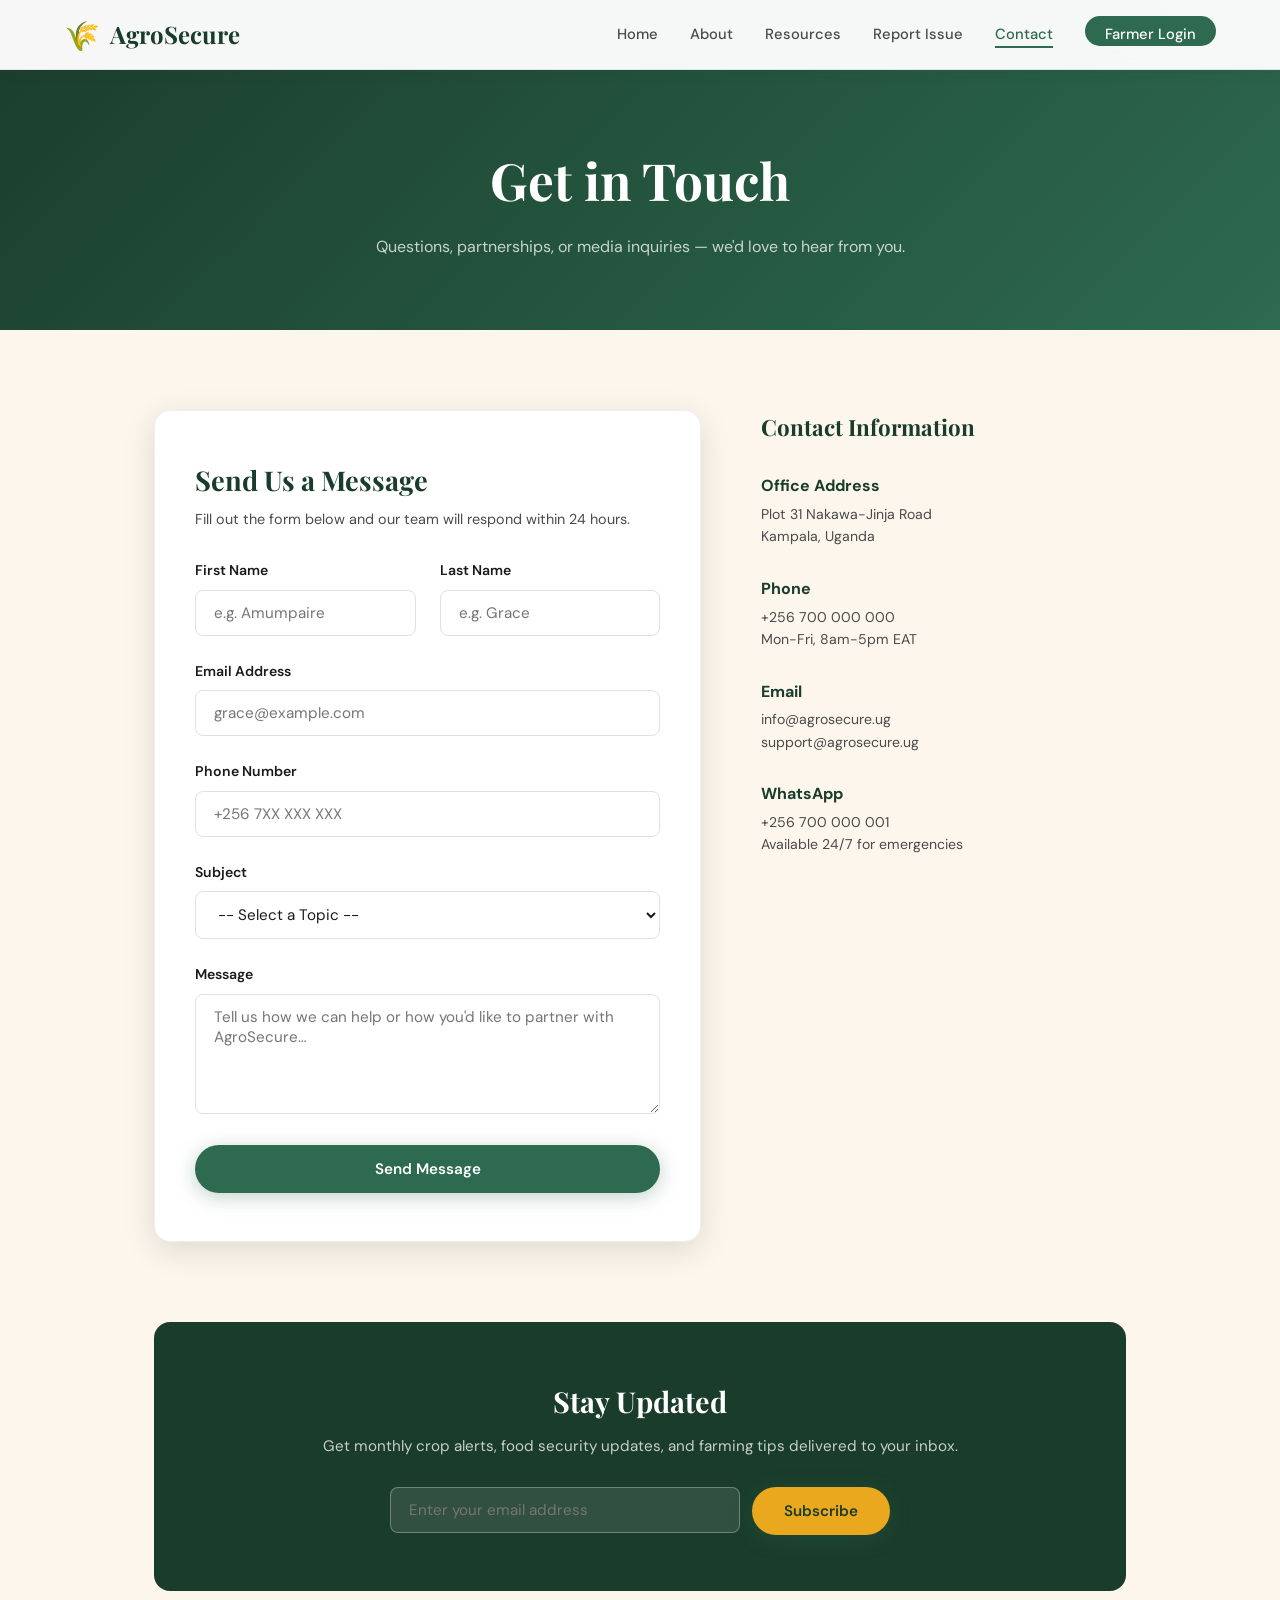
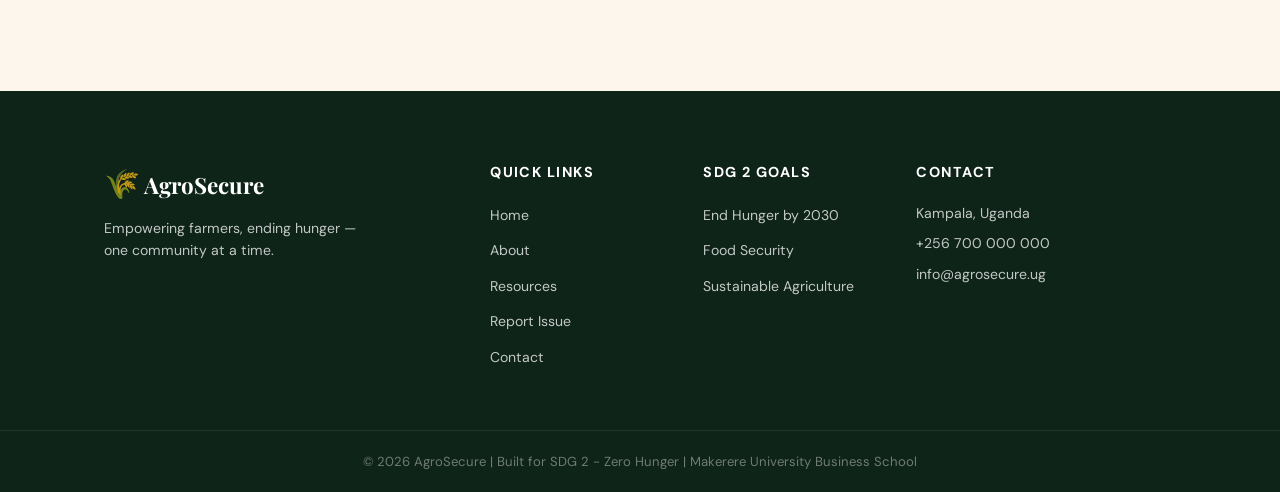
<file: WAP_GROUP/pages/contact.html>
<!DOCTYPE html>
<html lang="en">
<head>
  <meta charset="UTF-8" />
  <meta name="viewport" content="width=device-width, initial-scale=1.0" />
  <title>Contact - AgroSecure | SDG 2 Zero Hunger</title>
  <link rel="stylesheet" href="../css/style.css" />
  <link rel="preconnect" href="https://fonts.googleapis.com">
  <link href="https://fonts.googleapis.com/css2?family=Playfair+Display:wght@700;900&family=DM+Sans:wght@300;400;500&display=swap" rel="stylesheet">
  <style>
    .contact-form-card {
      background:var(--white); border-radius:var(--radius);
      padding:48px 40px; box-shadow:var(--shadow-md);
      border:1px solid rgba(45,106,79,0.1);
    }
    .contact-form-card h2 { font-family:var(--font-display); font-size:1.7rem; color:var(--green-dark); margin-bottom:6px; }
    .contact-form-card > p { color:var(--text-mid); font-size:0.9rem; margin-bottom:28px; }
    .map-embed {
      margin-top:28px; border-radius:var(--radius); overflow:hidden;
      box-shadow:var(--shadow-sm);
    }


    @media(max-width:768px) {
      .contact-form-card { padding:28px 20px; }
    }
  </style>
</head>
<body>

  <nav class="navbar" id="navbar">
    <div class="nav-logo">
      <span class="logo-icon">🌾</span>
      <span class="logo-text">AgroSecure</span>
    </div>
    <ul class="nav-links" id="navLinks">
      <li><a href="../index.html">Home</a></li>
      <li><a href="about.html">About</a></li>
      <li><a href="resources.html">Resources</a></li>
      <li><a href="report.html">Report Issue</a></li>
      <li><a href="contact.html" class="active">Contact</a></li>
      <li><a href="login.html" class="btn-nav">Farmer Login</a></li>
    </ul>
    <button class="hamburger" id="hamburger" aria-label="Toggle menu">
      <span></span><span></span><span></span>
    </button>
  </nav>

  <section class="page-hero">
    <h1>Get in Touch</h1>
    <p>Questions, partnerships, or media inquiries — we'd love to hear from you.</p>
  </section>

  <div class="page-content">
    <div class="contact-grid">

      <!-- FORM -->
      <div class="contact-form-card animate-fadeup">
        <h2>Send Us a Message</h2>
        <p>Fill out the form below and our team will respond within 24 hours.</p>

        <form id="contactForm" action="../php/contact_handler.php" method="POST">
          <div class="form-grid">
            <div class="form-group">
              <label for="c_first">First Name </label>
              <input type="text" id="c_first" name="first_name" required placeholder="e.g. Amumpaire" />
              <span class="form-error"></span>
            </div>
            <div class="form-group">
              <label for="c_last">Last Name </label>
              <input type="text" id="c_last" name="last_name" required placeholder="e.g. Grace" />
              <span class="form-error"></span>
            </div>
          </div>
          <div class="form-group">
            <label for="c_email">Email Address </label>
            <input type="email" id="c_email" name="email" required placeholder="grace@example.com" />
            <span class="form-error"></span>
          </div>
          <div class="form-group">
            <label for="c_phone">Phone Number</label>
            <input type="tel" id="c_phone" name="phone" placeholder="+256 7XX XXX XXX" />
            <span class="form-error"></span>
          </div>
          <div class="form-group">
            <label for="c_subject">Subject </label>
            <select id="c_subject" name="subject" required>
              <option value="">-- Select a Topic --</option>
              <option>General Inquiry</option>
              <option>Partnership Opportunity</option>
              <option>Farmer Registration Help</option>
              <option>Technical Support</option>
              <option>Donate / Sponsor</option>
              <option>Media / Press</option>
              <option>Other</option>
            </select>
            <span class="form-error"></span>
          </div>
          <div class="form-group">
            <label for="c_message">Message </label>
            <textarea id="c_message" name="message" required placeholder="Tell us how we can help or how you'd like to partner with AgroSecure…"></textarea>
            <span class="form-error"></span>
          </div>
          <button type="submit" class="btn-primary" style="width:100%;justify-content:center;">
             Send Message
          </button>
          <div class="form-success"></div>
        </form>
      </div>

      <!-- CONTACT INFO -->
      <div>
        <h3 style="font-family:var(--font-display);color:var(--green-dark);font-size:1.4rem;margin-bottom:28px;">Contact Information</h3>

        <div class="contact-info-item">
         
          <div>
            <h4>Office Address</h4>
            <p>Plot 31 Nakawa-Jinja Road<br>Kampala, Uganda</p>
          </div>
        </div>
        <div class="contact-info-item">
         
          <div>
            <h4>Phone</h4>
            <p>+256 700 000 000<br>Mon-Fri, 8am-5pm EAT</p>
          </div>
        </div>
        <div class="contact-info-item">
         
          <div>
            <h4>Email</h4>
            <p>info@agrosecure.ug<br>support@agrosecure.ug</p>
          </div>
        </div>
        <div class="contact-info-item">
         
          <div>
            <h4>WhatsApp</h4>
            <p>+256 700 000 001<br>Available 24/7 for emergencies</p>
          </div>
        </div>

      </div>

    </div>

    <!-- NEWSLETTER -->
    <section style="background:var(--green-dark);border-radius:var(--radius);padding:56px 48px;text-align:center;margin-top:80px;margin-bottom:20px;">
      <h2 style="font-family:var(--font-display);color:var(--white);font-size:1.8rem;margin-bottom:10px;">Stay Updated</h2>
      <p style="color:rgba(255,255,255,0.75);margin-bottom:28px;font-size:0.95rem;">Get monthly crop alerts, food security updates, and farming tips delivered to your inbox.</p>
      <form id="newsletterForm" novalidate style="display:flex;gap:12px;justify-content:center;flex-wrap:wrap;max-width:500px;margin:0 auto;">
        <div class="form-group" style="flex:1;min-width:220px;margin-bottom:0;">
          <input type="email" name="email" required placeholder="Enter your email address"
                 style="background:rgba(255,255,255,0.1);border-color:rgba(255,255,255,0.3);color:var(--white);" />
          <span class="form-error"></span>
        </div>
        <button type="submit" class="btn-primary" style="background:var(--gold);color:var(--green-dark);flex-shrink:0;">
          Subscribe
        </button>
        <div class="form-success" style="width:100%;"></div>
      </form>
    </section>

  </div><!-- /page-content -->

  <footer class="footer">
    <div class="footer-top">
      <div class="footer-brand">
        <span class="logo-icon">🌾</span>
        <span class="logo-text">AgroSecure</span>
        <p>Empowering farmers, ending hunger — one community at a time.</p>
      </div>
      <div class="footer-links"><h4>Quick Links</h4><ul>
        <li><a href="../index.html">Home</a></li>
        <li><a href="about.html">About</a></li>
        <li><a href="resources.html">Resources</a></li>
        <li><a href="report.html">Report Issue</a></li>
        <li><a href="contact.html">Contact</a></li>
      </ul></div>
      <div class="footer-links"><h4>SDG 2 Goals</h4><ul>
        <li><a href="#">End Hunger by 2030</a></li>
        <li><a href="#">Food Security</a></li>
        <li><a href="#">Sustainable Agriculture</a></li>
      </ul></div>
      <div class="footer-contact"><h4>Contact</h4>
        <p> Kampala, Uganda</p>
        <p>+256 700 000 000</p>
        <p>info@agrosecure.ug</p>
      </div>
    </div>
    <div class="footer-bottom">
      <p>© 2026 AgroSecure | Built for SDG 2 - Zero Hunger | Makerere University Business School</p>
    </div>
  </footer>

 
  <script src="../js/main.js"></script>
  <script src="../js/forms.js"></script>

  <script>
      /*The JavaScript snippet is a "reader". Its only job is to look at the browser's address bar when the page loads, extract the message from the URL, and display it as a neat notification on the screen.Without this script, the user will still be redirected successfully, but they won't see a confirmation message on the screen!*/
  const urlParams = new URLSearchParams(window.location.search);
  const status = urlParams.get('status');
  const message = urlParams.get('message');

  if (status && message) {
    const msgDiv = document.createElement('div');
    msgDiv.style.padding = "12px";
    msgDiv.style.marginBottom = "20px";
    msgDiv.style.borderRadius = "4px";
    msgDiv.style.textAlign = "center";
    msgDiv.style.fontSize = "0.95rem";
    msgDiv.style.fontWeight = "bold";

    if (status === 'success') {
      msgDiv.style.backgroundColor = "#e6f4ea";
      msgDiv.style.color = "#137333";
    } else {
      msgDiv.style.backgroundColor = "#fce8e6";
      msgDiv.style.color = "#c5221f";
    }

    msgDiv.textContent = decodeURIComponent(message);

    // Insert the message at the top of your contact form section
    const contactForm = document.getElementById('contactForm');
    contactForm.parentNode.insertBefore(msgDiv, contactForm);
  }
  </script>
</body>
</html>
</file>
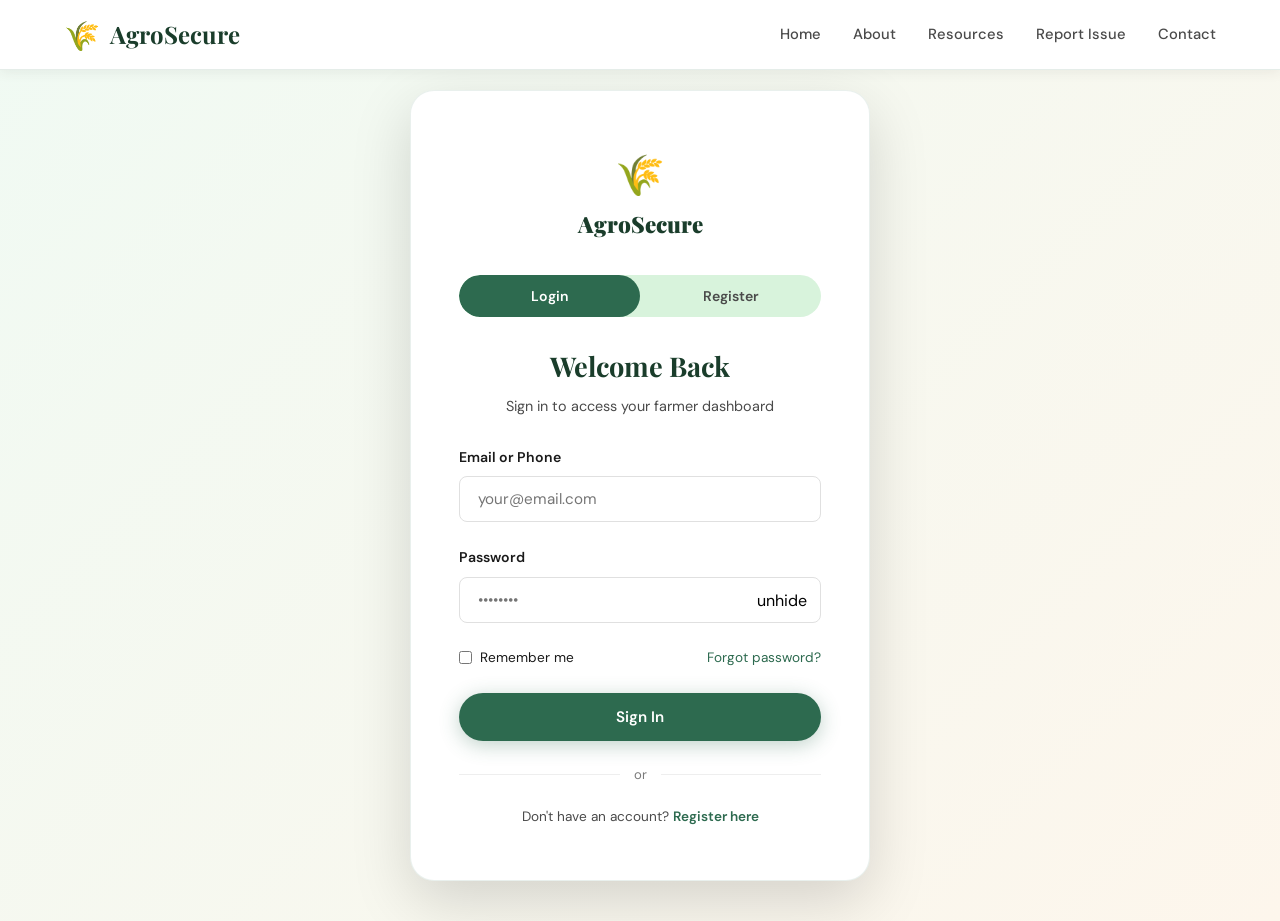
<file: WAP_GROUP/pages/login.html>
<!DOCTYPE html>
<html lang="en">
<head>

  <meta charset="UTF-8" />
  <meta name="viewport" content="width=device-width, initial-scale=1.0" />
  <title>Login / Register - AgroSecure</title>
  <link rel="stylesheet" href="../css/style.css" />
  <link rel="preconnect" href="https://fonts.googleapis.com">
  <link href="https://fonts.googleapis.com/css2?family=Playfair+Display:wght@700;900&family=DM+Sans:wght@300;400;500&display=swap" rel="stylesheet">
  <style>
    .pass-wrap { position:relative; }
    .toggle-password {
      position:absolute; right:14px; top:50%;
      transform:translateY(-50%);
      background:none; border:none; cursor:pointer;
      font-size:1rem; padding:0;
    }
    .auth-panel { display:none; }
    #loginPanel { display:block; }
    .divider { text-align:center; position:relative; margin:20px 0; }
    .divider::before {
      content:''; position:absolute; top:50%; left:0; right:0;
      height:1px; background:#eee;
    }
    .divider span {
      position:relative; background:var(--white);
      padding:0 14px; color:var(--text-light); font-size:0.82rem;
    }
  </style>
</head>
<body>

  <nav class="navbar" id="navbar">
    <div class="nav-logo">
      <span class="logo-icon">🌾</span>
      <span class="logo-text">AgroSecure</span>
    </div>
    <ul class="nav-links" id="navLinks">
      <li><a href="../index.html">Home</a></li>
      <li><a href="about.html">About</a></li>
      <li><a href="resources.html">Resources</a></li>
      <li><a href="report.html">Report Issue</a></li>
      <li><a href="contact.html">Contact</a></li>
    </ul>
    <button class="hamburger" id="hamburger" aria-label="Toggle menu">
      <span></span><span></span><span></span>
    </button>
  </nav>

  <div class="auth-wrap">
    <div class="auth-card animate-fadeup">

      <div class="auth-logo">
        <span style="font-size:2.5rem;">🌾</span>
        <div style="font-family:var(--font-display);font-size:1.4rem;font-weight:900;color:var(--green-dark);">AgroSecure</div>
      </div>

      <!-- TABS -->
      <div class="auth-tabs">
        <div class="auth-tab active" data-tab="loginPanel">Login</div>
        <div class="auth-tab" data-tab="registerPanel">Register</div>
      </div>

      <!-- LOGIN PANEL -->
      <div class="auth-panel" id="loginPanel">
        <h2>Welcome Back</h2>
        <p class="sub">Sign in to access your farmer dashboard</p>
        <form id="loginForm" action="../php/connect_handler.php" method="POST">
          <div class="form-group">
            <label for="l_email">Email or Phone </label>
            <input type="email" id="l_email" name="email" required placeholder="your@email.com" />
            <span class="form-error"></span>
          </div>
          <div class="form-group">
            <label for="l_pass">Password </label>
            <div class="pass-wrap">
              <input type="password" id="l_pass" name="password" required placeholder="••••••••" style="padding-right:44px;" />
              <button type="button" class="toggle-password" data-target="l_pass">unhide</button>
            </div>
            <span class="form-error"></span>
          </div>
          <div style="display:flex;justify-content:space-between;align-items:center;margin-bottom:24px;">
            <label style="display:flex;align-items:center;gap:8px;font-size:0.85rem;cursor:pointer;">
              <input type="checkbox" name="remember" /> Remember me
            </label>
            <a href="#" style="font-size:0.85rem;color:var(--green-mid);">Forgot password?</a>
          </div>
          <button type="submit" class="btn-primary" style="width:100%;justify-content:center;">Sign In</button>
          <div class="form-success"></div>
        </form>
        <div class="divider"><span>or</span></div>
        <div class="auth-switch">
          Don't have an account?
          <a href="#" onclick="switchToRegister(event)">Register here</a>
        </div>
      </div>

      <!-- REGISTER PANEL -->
      <div class="auth-panel" id="registerPanel">
        <h2>Create Account</h2>
        <p class="sub">Join thousands of farmers on AgroSecure</p>
        <form id="registerForm" action="../php/register_handler.php" method="POST">
          <div class="form-grid">
            <div class="form-group">
              <label for="r_first">First Name </label>
              <input type="text" id="r_first" name="first_name" required placeholder="e.g. Okello" />
              <span class="form-error"></span>
            </div>
            <div class="form-group">
              <label for="r_last">Last Name </label>
              <input type="text" id="r_last" name="last_name" required placeholder="e.g. James" />
              <span class="form-error"></span>
            </div>
          </div>
          <div class="form-group">
            <label for="r_email">Email Address </label>
            <input type="email" id="r_email" name="email" required placeholder="okello@example.com" />
            <span class="form-error"></span>
          </div>
          <div class="form-group">
            <label for="r_phone">Phone Number </label>
            <input type="tel" id="r_phone" name="phone" required placeholder="+256 7XX XXX XXX" />
            <span class="form-error"></span>
          </div>
          <div class="form-group">
            <label for="r_district">District </label>
            <select id="r_district" name="district" required>
              <option value="">-- Select District --</option>
              <option>Kampala</option><option>Wakiso</option><option>Mukono</option>
              <option>Jinja</option><option>Mbale</option><option>Gulu</option>
              <option>Lira</option><option>Arua</option><option>Mbarara</option>
              <option>Kabale</option><option>Fort Portal</option><option>Masaka</option>
              <option>Soroti</option><option>Other</option>
            </select>
            <span class="form-error"></span>
          </div>
          <div class="form-group">
            <label for="r_role">I am a </label>
            <select id="r_role" name="role" required>
              <option value="">-- Select Role --</option>
              <option>Smallholder Farmer</option>
              <option>Commercial Farmer</option>
              <option>Agricultural Extension Worker</option>
              <option>NGO / Aid Organization</option>
              <option>Researcher / Student</option>
              <option>Buyer / Trader</option>
              <option>Other</option>
            </select>
            <span class="form-error"></span>
          </div>
          <div class="form-group">
            <label for="r_pass">Password </label>
            <div class="pass-wrap">
              <input type="password" id="r_pass" name="password" required placeholder="At least 8 characters"
                     minlength="8" style="padding-right:44px;" />
              <button type="button" class="toggle-password" data-target="r_pass">unhide</button>
            </div>
            <span class="form-error"></span>
          </div>
          <div class="form-group">
            <label style="display:flex;gap:10px;align-items:flex-start;font-size:0.85rem;">
              <input type="checkbox" name="agree" required style="margin-top:3px;width:auto;" />
              I agree to the <a href="#" style="color:var(--green-mid);">Terms of Service</a> and
              <a href="#" style="color:var(--green-mid);">Privacy Policy</a>
            </label>
            <span class="form-error"></span>
          </div>
          <button type="submit" class="btn-primary" style="width:100%;justify-content:center;">Create Account</button>
          <div class="form-success"></div>
        </form>
        <div class="auth-switch" style="margin-top:16px;">
          Already have an account?
          <a href="#" onclick="switchToLogin(event)">Sign in here</a>
        </div>
      </div>

    </div>
  </div>

  <script src="../js/main.js"></script>
  <script src="../js/forms.js"></script>
  <script>
    function switchToRegister(e) {
      e.preventDefault();
      document.querySelectorAll('.auth-tab').forEach(t => t.classList.remove('active'));
      document.querySelectorAll('[data-tab="registerPanel"]')[0].classList.add('active');
      document.getElementById('loginPanel').style.display = 'none';
      document.getElementById('registerPanel').style.display = 'block';
    }
    function switchToLogin(e) {
      e.preventDefault();
      document.querySelectorAll('.auth-tab').forEach(t => t.classList.remove('active'));
      document.querySelectorAll('[data-tab="loginPanel"]')[0].classList.add('active');
      document.getElementById('registerPanel').style.display = 'none';
      document.getElementById('loginPanel').style.display = 'block';
    }
         // ── URL Status Notification Handler ────────────────────────────────────────
   function showNotification(message, type) {
     // Remove any existing notification
      const existing = document.getElementById('auth-notification');
       if (existing) existing.remove();

        const note = document.createElement('div');
      note.id = 'auth-notification';
     note.style.cssText = `
    position: fixed;
    top: 90px;
    left: 50%;
    transform: translateX(-50%);
    padding: 14px 24px;
    border-radius: 10px;
    font-size: 0.92rem;
    font-weight: 500;
    z-index: 9999;
    box-shadow: 0 4px 20px rgba(0,0,0,0.15);
    max-width: 420px;
    width: 90%;
    text-align: center;
    animation: slideDown 0.3s ease;
    background: ${type === 'success' ? '#d1fae5' : '#fee2e2'};
    color:       ${type === 'success' ? '#065f46' : '#991b1b'};
    border:      1px solid ${type === 'success' ? '#6ee7b7' : '#fca5a5'};
   `;
    note.textContent = message;

    // Add slide-down animation
   const style = document.createElement('style');
   style.textContent = `@keyframes slideDown {
    from { opacity:0; transform: translateX(-50%) translateY(-12px); }
    to   { opacity:1; transform: translateX(-50%) translateY(0); }
   }`;
   document.head.appendChild(style);
   document.body.appendChild(note);

    // Auto-dismiss after 5 seconds
    setTimeout(() => {
    note.style.transition = 'opacity 0.4s';
    note.style.opacity = '0';
    setTimeout(() => note.remove(), 400);
    }, 5000);
  }

   function handleURLStatus() {
    const params = new URLSearchParams(window.location.search);
    const status  = params.get('status');
    const message = params.get('message');

      if (!status || !message) return;

    // If registration was successful, also switch to the Login tab so
    // the user can sign in immediately
    if (status === 'success') {
      switchToLogin({ preventDefault: () => {} });
    }

    showNotification(message, status === 'success' ? 'success' : 'error');

    // Clean the URL so refreshing doesn't re-show the notification
    const cleanURL = window.location.pathname;
    window.history.replaceState({}, document.title, cleanURL);
   }

   // Run on page load
    document.addEventListener('DOMContentLoaded', handleURLStatus);
  </script>
</body>
</html>
</file>
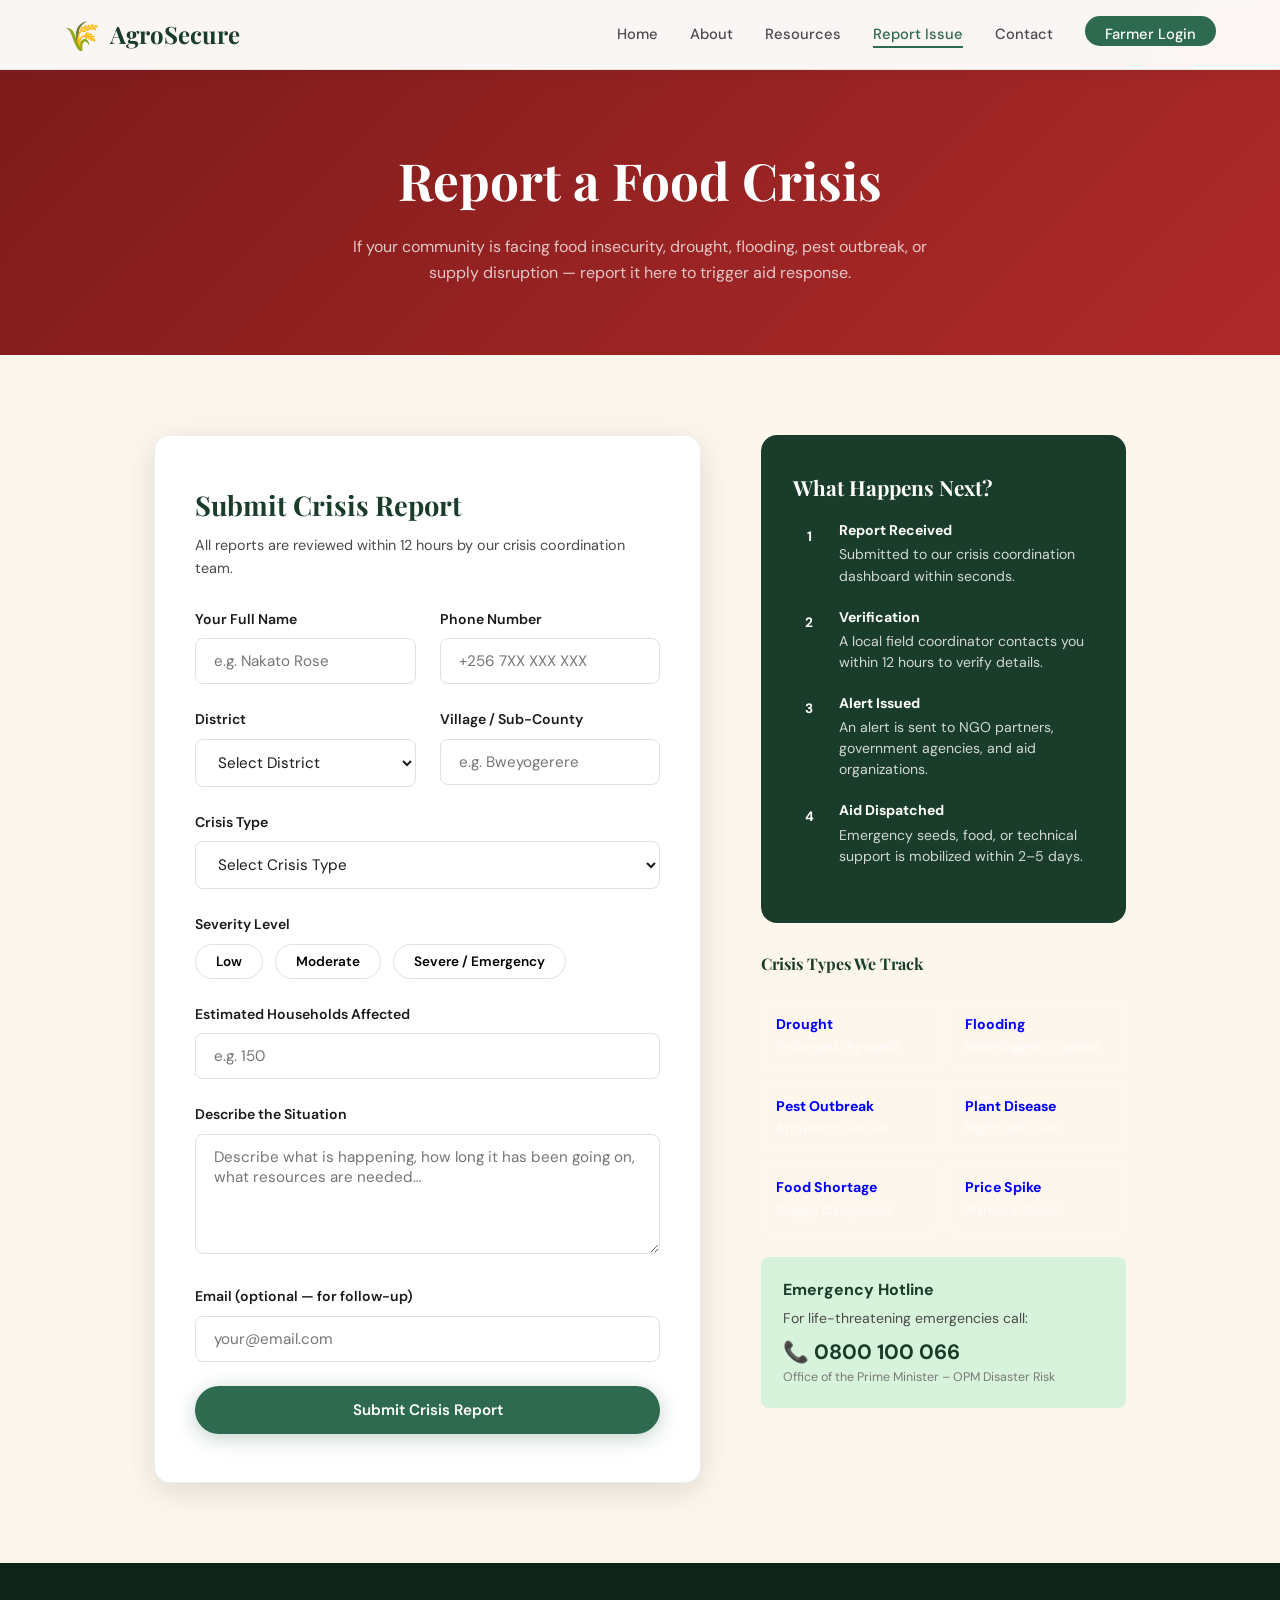
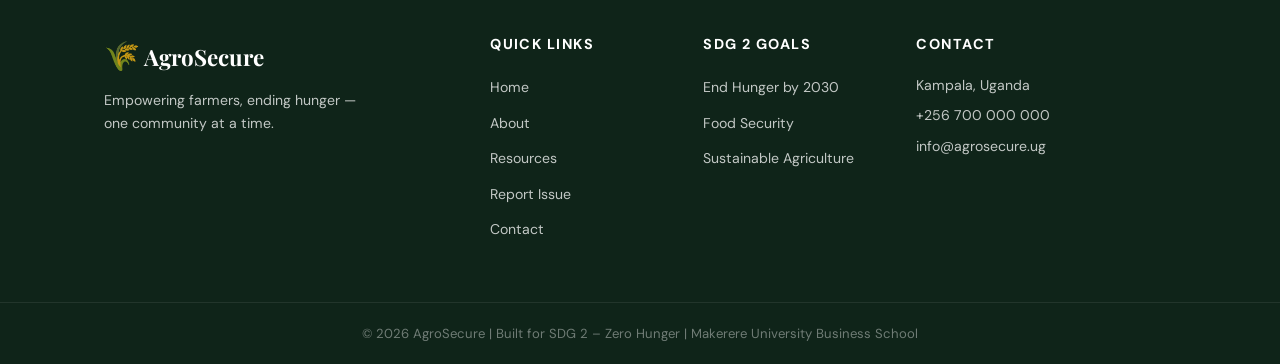
<file: WAP_GROUP/pages/report.html>
<!DOCTYPE html>
<html lang="en">
<head>
  <meta charset="UTF-8" />
  <meta name="viewport" content="width=device-width, initial-scale=1.0" />
  <title>Report Food Crisis - AgroSecure</title>
  <link rel="stylesheet" href="../css/style.css" />
  <link rel="preconnect" href="https://fonts.googleapis.com">
  <link href="https://fonts.googleapis.com/css2?family=Playfair+Display:wght@700;900&family=DM+Sans:wght@300;400;500&display=swap" rel="stylesheet">
  <style>
    .report-wrap { display:grid; grid-template-columns:1.5fr 1fr; gap:60px; align-items:start; }
    .report-form-card {
      background:var(--white); border-radius:var(--radius);
      padding:48px 40px; box-shadow:var(--shadow-md);
      border:1px solid rgba(45,106,79,0.1);
    }
    .report-form-card h2 {
      font-family:var(--font-display); font-size:1.7rem;
      color:var(--green-dark); margin-bottom:6px;
    }
    .report-form-card > p { color:var(--text-mid); font-size:0.9rem; margin-bottom:28px; }
    .info-card {
      background:var(--green-dark); color:var(--white);
      border-radius:var(--radius); padding:36px 32px;
    }
    .info-card h3 { font-family:var(--font-display); font-size:1.3rem; margin-bottom:16px; }
    .info-step {
      display:flex; gap:14px; align-items:flex-start;
      margin-bottom:20px;
    }
    .step-num {
      width:32px; height:32px; border-radius:50%;
      color:white;
      font-weight:700; font-size:0.85rem;
      display:flex; align-items:center; justify-content:center;
      flex-shrink:0;
    }
    .info-step p { font-size:0.88rem; color:rgba(255,255,255,0.8); line-height:1.5; }
    .info-step strong { color:var(--white); display:block; margin-bottom:3px; }
    .crisis-types { display:grid; grid-template-columns:1fr 1fr; gap:12px; margin-top:24px; }
    .crisis-type {
      background:rgba(255,255,255,0.07); border:1px solid rgba(255,255,255,0.12);
      border-radius:var(--radius-sm); padding:12px 14px;
      font-size:0.82rem; color:rgba(255,255,255,0.8);
    }
    .crisis-type strong { display:block; color:blue; font-size:0.88rem; }
    @media(max-width:768px) {
      .report-wrap { grid-template-columns:1fr; }
      
    }
  </style>
</head>
<body>

  <nav class="navbar" id="navbar">
    <div class="nav-logo">
      <span class="logo-icon">🌾</span>
      <span class="logo-text">AgroSecure</span>
    </div>
    <ul class="nav-links" id="navLinks">
      <li><a href="../index.html">Home</a></li>
      <li><a href="about.html">About</a></li>
      <li><a href="resources.html">Resources</a></li>
      <li><a href="report.html" class="active">Report Issue</a></li>
      <li><a href="contact.html">Contact</a></li>
      <li><a href="login.html" class="btn-nav">Farmer Login</a></li>
    </ul>
    <button class="hamburger" id="hamburger" aria-label="Toggle menu">
      <span></span><span></span><span></span>
    </button>
  </nav>

  <section class="page-hero" style="background:linear-gradient(135deg,#7b1a1a,#b02a2a);">
    <h1>Report a Food Crisis</h1>
    <p>If your community is facing food insecurity, drought, flooding, pest outbreak, or supply disruption — report it here to trigger aid response.</p>
  </section>

  <div class="page-content">
    <div class="report-wrap">

      <!-- FORM -->
      <div class="report-form-card animate-fadeup">
        <h2>Submit Crisis Report</h2>
        <p>All reports are reviewed within 12 hours by our crisis coordination team.</p>

        <form id="reportForm" action="../php/report_handler.php" method="POST">

          <div class="form-grid">
            <div class="form-group">
              <label for="rep_name">Your Full Name</label>
              <input type="text" id="rep_name" name="reporter_name" required placeholder="e.g. Nakato Rose" />
              <span class="form-error"></span>
            </div>
            <div class="form-group">
              <label for="rep_phone">Phone Number</label>
              <input type="tel" id="rep_phone" name="reporter_phone" required placeholder="+256 7XX XXX XXX" />
              <span class="form-error"></span>
            </div>
          </div>

          <div class="form-grid">
            <div class="form-group">
              <label for="rep_district">District</label>
              <select id="rep_district" name="district" required>
                <option value="">Select District</option>
                <option>Kampala</option><option>Wakiso</option><option>Mukono</option>
                <option>Jinja</option><option>Mbale</option><option>Gulu</option>
                <option>Lira</option><option>Arua</option><option>Mbarara</option>
                <option>Kabale</option><option>Fort Portal</option><option>Masaka</option>
                <option>Soroti</option><option>Moroto</option><option>Kitgum</option>
                <option>Other</option>
              </select>
              <span class="form-error"></span>
            </div>
            <div class="form-group">
              <label for="rep_village">Village / Sub-County</label>
              <input type="text" id="rep_village" name="village" placeholder="e.g. Bweyogerere" />
            </div>
          </div>

          <div class="form-group">
            <label>Crisis Type</label>
            <select id="rep_type" name="crisis_type" required>
              <option value=""> Select Crisis Type</option>
              <option>Drought / Dry Spell</option>
              <option>Flooding / Waterlogging</option>
              <option>Pest Outbreak (e.g. Armyworm)</option>
              <option>Plant Disease</option>
              <option>Food Supply Shortage</option>
              <option>Livestock Disease</option>
              <option>Post-Harvest Loss</option>
              <option>Market Price Spike</option>
              <option>Other</option>
            </select>
            <span class="form-error"></span>
          </div>

          <div class="form-group">
            <label>Severity Level </label>
            <div class="severity-options" style="margin-top:8px;">
              <button type="button" class="severity-btn" data-level="low">Low</button>
              <button type="button" class="severity-btn" data-level="medium">Moderate</button>
              <button type="button" class="severity-btn" data-level="high">Severe / Emergency</button>
            </div>
            <input type="hidden" id="severityValue" name="severity" />
            <span class="form-error" id="severityError"></span>
          </div>

          <div class="form-group">
            <label for="rep_households">Estimated Households Affected</label>
            <input type="number" id="rep_households" name="households_affected" min="1" placeholder="e.g. 150" />
          </div>

          <div class="form-group">
            <label for="rep_description">Describe the Situation</label>
            <textarea id="rep_description" name="description" required
              placeholder="Describe what is happening, how long it has been going on, what resources are needed…"></textarea>
            <span class="form-error"></span>
          </div>

          <div class="form-group">
            <label for="rep_email">Email (optional — for follow-up)</label>
            <input type="email" id="rep_email" name="email" placeholder="your@email.com" />
            <span class="form-error"></span>
          </div>

          <button type="submit" class="btn-primary" style="width:100%;justify-content:center;">
             Submit Crisis Report
          </button>
          <div class="form-success"></div>

        </form>
      </div>

      <!-- INFO PANEL -->
      <div>
        <div class="info-card">
          <h3>What Happens Next?</h3>
          <div class="info-step">
            <div class="step-num">1</div>
            <p><strong>Report Received</strong>Submitted to our crisis coordination dashboard within seconds.</p>
          </div>
          <div class="info-step">
            <div class="step-num">2</div>
            <p><strong>Verification</strong>A local field coordinator contacts you within 12 hours to verify details.</p>
          </div>
          <div class="info-step">
            <div class="step-num">3</div>
            <p><strong>Alert Issued</strong>An alert is sent to NGO partners, government agencies, and aid organizations.</p>
          </div>
          <div class="info-step">
            <div class="step-num">4</div>
            <p><strong>Aid Dispatched</strong>Emergency seeds, food, or technical support is mobilized within 2–5 days.</p>
          </div>
        </div>

        <div style="margin-top:28px;">
          <h4 style="font-family:var(--font-display);color:var(--green-dark);margin-bottom:16px;">Crisis Types We Track</h4>
          <div class="crisis-types">
            <div class="crisis-type"><strong>Drought</strong>Prolonged dry spells</div>
            <div class="crisis-type"><strong>Flooding</strong>Waterlogged cropland</div>
            <div class="crisis-type"><strong>Pest Outbreak</strong>Armyworm, locust</div>
            <div class="crisis-type"><strong>Plant Disease</strong>Blight, wilt, rust</div>
            <div class="crisis-type"><strong>Food Shortage</strong>Supply disruptions</div>
            <div class="crisis-type"><strong> Price Spike</strong>Market inflation</div>
          </div>
        </div>

        <div style="background:var(--green-pale);border-radius:var(--radius-sm);padding:20px 22px;margin-top:24px;">
          <strong style="color:var(--green-dark);">Emergency Hotline</strong>
          <p style="font-size:0.88rem;color:var(--text-mid);margin-top:4px;">For life-threatening emergencies call:</p>
          <p style="font-size:1.3rem;font-weight:700;color:var(--green-dark);margin-top:6px;">📞 0800 100 066</p>
          <p style="font-size:0.78rem;color:var(--text-light);">Office of the Prime Minister – OPM Disaster Risk</p>
        </div>
      </div>

    </div>
  </div>

  <!-- FOOTER -->
  <footer class="footer">
    <div class="footer-top">
      <div class="footer-brand">
        <span class="logo-icon">🌾</span>
        <span class="logo-text">AgroSecure</span>
        <p>Empowering farmers, ending hunger — one community at a time.</p>
      </div>
      <div class="footer-links">
        <h4>Quick Links</h4>
        <ul>
          <li><a href="../index.html">Home</a></li>
          <li><a href="about.html">About</a></li>
          <li><a href="resources.html">Resources</a></li>
          <li><a href="report.html">Report Issue</a></li>
          <li><a href="contact.html">Contact</a></li>
        </ul>
      </div>
      <div class="footer-links"><h4>SDG 2 Goals</h4><ul>
        <li><a href="#">End Hunger by 2030</a></li>
        <li><a href="#">Food Security</a></li>
        <li><a href="#">Sustainable Agriculture</a></li>
      </ul></div>
      <div class="footer-contact">
        <h4>Contact</h4>
        <p>Kampala, Uganda</p>
        <p>+256 700 000 000</p>
        <p>info@agrosecure.ug</p>
      </div>
    </div>
    <div class="footer-bottom">
      <p>© 2026 AgroSecure | Built for SDG 2 – Zero Hunger | Makerere University Business School</p>
    </div>
  </footer>


  <script src="../js/main.js"></script>
  <script src="../js/forms.js"></script>
  <script>
  //And to display the success or error message when the user is redirected back to the page, add this script at the very bottom
  const urlParams = new URLSearchParams(window.location.search);
  const status = urlParams.get('status');
  const message = urlParams.get('message');

  if (status && message) {
    const msgDiv = document.createElement('div');
    msgDiv.style.padding = "12px";
    msgDiv.style.marginBottom = "20px";
    msgDiv.style.borderRadius = "4px";
    msgDiv.style.textAlign = "center";
    msgDiv.style.fontSize = "0.95rem";
    msgDiv.style.fontWeight = "bold";

    if (status === 'success') {
      msgDiv.style.backgroundColor = "#e6f4ea";
      msgDiv.style.color = "#137333";
    } else {
      msgDiv.style.backgroundColor = "#fce8e6";
      msgDiv.style.color = "#c5221f";
    }

    msgDiv.textContent = decodeURIComponent(message);

    // Insert the message at the top of your report form section
    const reportForm = document.getElementById('reportForm');
    reportForm.parentNode.insertBefore(msgDiv, reportForm);
  }
  </script>
</body>
</html>
</file>
<file: WAP_GROUP/css/style.css>
:root {
  --green-dark: #1a3d2b;
  --green-mid: #2d6a4f;
  --green-light: #52b788;
  --green-pale: #d8f3dc;
  --gold: #e9a81d;
  --gold-light: #ffeaa7;
  --earth: #6b4226;
  --cream: #fdf6ec;
  --white: #ffffff;
  --text-dark: #1a1a1a;
  --text-mid: #4a4a4a;
  --text-light: #7a7a7a;
  --shadow-sm: 0 2px 12px rgba(59, 49, 49, 0.08);
  --shadow-md: 0 8px 32px rgba(0,0,0,0.12);
  --shadow-lg: 0 20px 60px rgba(0,0,0,0.15);
  --radius: 16px;
  --radius-sm: 8px;
  --transition: 0.3s ease;
  --font-display: 'Playfair Display', Georgia, serif;
  --font-body: 'DM Sans', sans-serif;
}

/* ==========================================================================
   RESET & BASE STYLES
   ========================================================================== */
*, *::before, *::after { box-sizing: border-box; margin: 0; padding: 0; }
html { scroll-behavior: smooth; font-size: 16px; }
body {
  font-family: var(--font-body);
  color: var(--text-dark);
  background: var(--cream);
  line-height: 1.6;
  overflow-x: hidden;
}
a { text-decoration: none; color: inherit; }
ul { list-style: none; }
img { max-width: 100%; display: block; }
button { cursor: pointer; border: none; background: none; font-family: inherit; }

/* ==========================================================================
   KEYFRAMES & ANIMATIONS
   ========================================================================== */

/* Fade Up (hero content) */
@keyframes fadeUp {
  from { opacity: 0; transform: translateY(40px); }
  to   { opacity: 1; transform: translateY(0); }
}

/* Fade In */
@keyframes fadeIn {
  from { opacity: 0; }
  to   { opacity: 1; }
}

/* Slide in from right */
@keyframes slideRight {
  from { opacity: 0; transform: translateX(60px); }
  to   { opacity: 1; transform: translateX(0); }
}

/* Scale pop */
@keyframes scalePop {
  0%   { transform: scale(0.85); opacity: 0; }
  70%  { transform: scale(1.04); }
  100% { transform: scale(1); opacity: 1; }
}

/* Pulse (for CTA button) */
@keyframes pulse {
  0%, 100% { box-shadow: 0 0 0 0 rgba(45,106,79,0.4); }
  50%       { box-shadow: 0 0 0 12px rgba(45,106,79,0); }
}

/* Float (for stat cards) */
@keyframes float {
  0%, 100% { transform: translateY(0px); }
  50%       { transform: translateY(-8px); }
}

/* Spin (loading) */
@keyframes spin {
  to { transform: rotate(360deg); }
}

/* Applied Animation Utility Classes */
.animate-fadeup {
  animation: fadeUp 0.8s ease both;
}
.animate-fadein {
  animation: fadeIn 0.8s ease both;
  animation-delay: 0.3s;
}
.animate-slideright {
  animation: slideRight 0.7s ease both;
}

/* ==========================================================================
   NAVIGATION
   ========================================================================== */
.navbar {
  position: fixed; top: 0; left: 0; right: 0; z-index: 1000;
  display: flex; align-items: center; justify-content: space-between;
  padding: 0 5%;
  height: 70px;
  background: rgba(255,255,255,0.96);
  backdrop-filter: blur(12px);
  border-bottom: 1px solid rgba(45,106,79,0.12);
  box-shadow: var(--shadow-sm);
  transition: var(--transition);
}
.navbar.scrolled {
  height: 60px;
  box-shadow: var(--shadow-md);
}
.nav-logo {
  display: flex; align-items: center; gap: 10px;
  font-family: var(--font-display);
  font-size: 1.5rem;
  font-weight: 700;
  color: var(--green-dark);
}
.logo-icon { font-size: 1.8rem; }
.nav-links {
  display: flex; align-items: center; gap: 2rem;
  font-size: 0.92rem; font-weight: 500;
}
.nav-links a {
  color: var(--text-mid);
  transition: color var(--transition);
  position: relative;
  padding-bottom: 2px;
}
.nav-links a::after {
  content: ''; position: absolute; bottom: -2px; left: 0;
  width: 0; height: 2px; background: var(--green-mid);
  transition: width var(--transition);
}
.nav-links a:hover, .nav-links a.active { color: var(--green-mid); }
.nav-links a:hover::after, .nav-links a.active::after { width: 100%; }
.btn-nav {
  background: var(--green-mid); color: var(--white) !important;
  padding: 8px 20px; border-radius: 50px;
  font-weight: 500; transition: background var(--transition), transform var(--transition);
}
.btn-nav:hover { background: var(--green-dark); transform: translateY(-1px); }
.btn-nav::after { display: none !important; }
.hamburger {
  display: none; flex-direction: column; gap: 5px;
  padding: 5px;
}
.hamburger span {
  display: block; width: 24px; height: 2px;
  background: var(--green-dark);
  transition: var(--transition);
}

/* ==========================================================================
   HERO SECTION
   ========================================================================== */
.hero {
  min-height: 100vh;
  display: flex; align-items: center;
  padding: 80px 5% 40px;
  gap: 60px;
  background: linear-gradient(135deg, #f0faf3 0%, #fdf6ec 60%, #fff9ee 100%);
  position: relative;
  overflow: hidden;
}
.hero-bg-pattern {
  position: absolute; inset: 0;
  background-image: 
    radial-gradient(circle at 20% 50%, rgba(82,183,136,0.08) 0%, transparent 50%),
    radial-gradient(circle at 80% 20%, rgba(233,168,29,0.06) 0%, transparent 40%);
  pointer-events: none;
}
.hero-content {
  flex: 1; max-width: 560px;
  z-index: 1;
}
.sdg-badge {
  display: inline-block;
  background: var(--green-pale);
  color: var(--green-dark);
  border: 1.5px solid var(--green-light);
  padding: 6px 18px; border-radius: 50px;
  font-size: 0.82rem; font-weight: 600;
  letter-spacing: 0.04em;
  margin-bottom: 20px;
  text-transform: uppercase;
}
.hero-title {
  font-family: var(--font-display);
  font-size: clamp(2.4rem, 5vw, 4rem);
  font-weight: 900;
  line-height: 1.15;
  color: var(--green-dark);
  margin-bottom: 20px;
}
.hero-title em {
  font-style: italic;
  color: var(--green-mid);
  position: relative;
}
.hero-sub {
  color: var(--text-mid);
  font-size: 1.05rem;
  line-height: 1.7;
  margin-bottom: 36px;
  max-width: 480px;
}
.hero-actions { display: flex; gap: 16px; flex-wrap: wrap; }

/* Hero visual */
.hero-visual { flex: 1; display: flex; justify-content: center; z-index: 1; }
.hero-img-wrap {
  position: relative; max-width: 500px; width: 100%;
}
.hero-img-wrap img {
  width: 100%; height: 420px; object-fit: cover;
  border-radius: 24px;
  box-shadow: var(--shadow-lg);
  animation: fadeIn 1s ease both 0.3s;
}

/* ==========================================================================
   BUTTONS
   ========================================================================== */
.btn-primary {
  display: inline-flex; align-items: center; gap: 8px;
  background: var(--green-mid);
  color: var(--white);
  padding: 14px 32px; border-radius: 50px;
  font-size: 0.95rem; font-weight: 600;
  box-shadow: 0 4px 20px rgba(45,106,79,0.3);
  transition: background var(--transition), transform var(--transition), box-shadow var(--transition);
}
.btn-primary:hover {
  background: var(--green-dark);
  transform: translateY(-2px);
  box-shadow: 0 8px 28px rgba(45,106,79,0.4);
}
.btn-primary:active {
  transform: scale(0.97);
}
.btn-outline {
  display: inline-flex; align-items: center;
  border: 2px solid var(--green-mid); color: var(--green-mid);
  padding: 12px 28px; border-radius: 50px;
  font-size: 0.95rem; font-weight: 600;
  transition: var(--transition);
}
.btn-outline:hover { background: var(--green-mid); color: var(--white); }
.btn-outline-light {
  display: inline-flex; align-items: center;
  border: 2px solid rgba(255,255,255,0.6); color: var(--white);
  padding: 12px 28px; border-radius: 50px;
  font-size: 0.95rem; font-weight: 600;
  transition: var(--transition);
}
.btn-outline-light:hover { background: rgba(255,255,255,0.15); }

/* ==========================================================================
   STATS BAR & CARDS
   ========================================================================== */
.stats-bar {
  display: flex; align-items: center; justify-content: center;
  flex-wrap: wrap;
  background: var(--green-dark);
  color: var(--white);
  padding: 40px 5%; gap: 20px;
}
.stat-item { text-align: center; padding: 10px 30px; }
.stat-item .big-num {
  font-family: var(--font-display);
  font-size: 2.6rem; font-weight: 900;
  color: var(--gold);
}
.stat-item span:not(.big-num) {
  font-size: 1.4rem; font-weight: 700; color: var(--gold);
}
.stat-item p { font-size: 0.82rem; color: rgba(255,255,255,0.7); margin-top: 4px; letter-spacing: 0.03em; }
.stat-divider { width: 1px; height: 60px; background: rgba(255,255,255,0.15); }


/* ==========================================================================
   SECTIONS & LAYOUTS
   ========================================================================== */
.section-header {
  text-align: center; margin-bottom: 56px;
}
.section-tag {
  display: inline-block;
  background: var(--green-pale);
  color: var(--green-mid);
  padding: 4px 16px; border-radius: 50px;
  font-size: 0.78rem; font-weight: 700;
  letter-spacing: 0.08em; text-transform: uppercase;
  margin-bottom: 12px;
}
.section-header h2 {
  font-family: var(--font-display);
  font-size: clamp(1.8rem, 3vw, 2.8rem);
  font-weight: 900; color: var(--green-dark);
  margin-bottom: 12px;
}
.section-header p { color: var(--text-mid); font-size: 1rem; max-width: 560px; margin: 0 auto; }
.section-header.light .section-tag { background: rgba(255,255,255,0.15); color: var(--gold-light); }
.section-header.light h2 { color: var(--white); }
.section-header.light p { color: rgba(255,255,255,0.75); }

/* ---- FEATURES ---- */
.features {
  padding: 100px 5%;
  background: var(--cream);
}
.features-grid {
  display: grid;
  grid-template-columns: repeat(auto-fit, minmax(280px, 1fr));
  gap: 28px;
  max-width: 1200px; margin: 0 auto;
}
.feature-card {
  background: var(--white);
  border-radius: var(--radius);
  padding: 36px 28px;
  box-shadow: var(--shadow-sm);
  border: 1px solid rgba(45,106,79,0.08);
  transition: transform var(--transition), box-shadow var(--transition);
  position: relative;
  overflow: hidden;
}
.feature-card::before {
  content: '';
  position: absolute; top: 0; left: 0; right: 0; height: 4px;
  background: linear-gradient(90deg, var(--green-mid), var(--green-light));
  transform: scaleX(0); transform-origin: left;
  transition: transform 0.4s ease;
}
.feature-card:hover { transform: translateY(-6px); box-shadow: var(--shadow-md); }
.feature-card:hover::before { transform: scaleX(1); }
.feature-card h3 {
  font-family: var(--font-display);
  font-size: 1.2rem; font-weight: 700;
  color: var(--green-dark); margin-bottom: 10px;
}
.feature-card p { color: var(--text-mid); font-size: 0.9rem; line-height: 1.6; margin-bottom: 18px; }
.feat-link { color: var(--green-mid); font-weight: 600; font-size: 0.88rem; transition: color var(--transition); }
.feat-link:hover { color: var(--green-dark); }

/* Feature Cards Intersection Observer Transitions */
/* Update this in style.css */
.animate-card {
  opacity: 1; /* Changed from 0 to 1 so they are visible by default */
  transform: translateY(0); /* Reset positioning */
}
}
.animate-card.visible {
  opacity: 1;
  transform: translateY(0);
}
.animate-card:nth-child(1) { transition-delay: 0s; }
.animate-card:nth-child(2) { transition-delay: 0.1s; }
.animate-card:nth-child(3) { transition-delay: 0.2s; }
.animate-card:nth-child(4) { transition-delay: 0.3s; }
.animate-card:nth-child(5) { transition-delay: 0.4s; }
.animate-card:nth-child(6) { transition-delay: 0.5s; }

/* ==========================================================================
   CTA SECTION
   ========================================================================== */
.cta-section {
  padding: 100px 5%;
  background: linear-gradient(135deg, var(--green-mid) 0%, var(--green-dark) 100%);
  text-align: center;
  position: relative;
  overflow: hidden;
}
.cta-inner { position: relative; z-index: 1; }
.cta-section h2 {
  font-family: var(--font-display);
  font-size: clamp(1.8rem, 3.5vw, 3rem);
  color: var(--white); margin-bottom: 16px;
}
.cta-section p { color: rgba(255,255,255,0.8); font-size: 1.05rem; margin-bottom: 36px; }
.cta-buttons { display: flex; gap: 16px; justify-content: center; flex-wrap: wrap; }

.cta-buttons .btn-primary { 
  background: var(--gold); 
  color: var(--green-dark); 
  box-shadow: 0 4px 20px rgba(233,168,29,0.4); 
  animation: pulse 2.5s ease-in-out infinite; 
}
.cta-buttons .btn-primary:hover { background: #d4961a; }
.cta-bg-leaf {
  position: absolute; bottom: -40px; right: 5%;
  font-size: 18rem; opacity: 0.05; pointer-events: none;
  line-height: 1;
}

/* ==========================================================================
   FOOTER
   ========================================================================== */
.footer { background: #0f2419; color: rgba(255,255,255,0.75); }
.footer-top {
  display: grid;
  grid-template-columns: 2fr 1fr 1fr 1.5fr;
  gap: 40px;
  padding: 70px 5% 50px;
  max-width: 1200px; margin: 0 auto;
}
.footer-brand .logo-text { color: var(--white); font-family: var(--font-display); font-size: 1.4rem; font-weight: 700; }
.footer-brand p { font-size: 0.88rem; line-height: 1.6; margin-top: 10px; max-width: 260px; }

.footer-links h4, .footer-contact h4 {
  color: var(--white); font-size: 0.9rem;
  text-transform: uppercase; letter-spacing: 0.1em;
  margin-bottom: 18px;
}
.footer-links ul li { margin-bottom: 10px; }
.footer-links ul a { font-size: 0.88rem; transition: color var(--transition); }
.footer-links ul a:hover { color: var(--green-light); }
.footer-contact p { font-size: 0.88rem; margin-bottom: 8px; }
.footer-bottom {
  border-top: 1px solid rgba(255,255,255,0.08);
  padding: 20px 5%;
  text-align: center;
  font-size: 0.82rem; color: rgba(255,255,255,0.4);
}

/* ==========================================================================
   PAGE INNER (SUB-PAGES)
   ========================================================================== */
.page-hero {
  background: linear-gradient(135deg, var(--green-dark), var(--green-mid));
  color: var(--white);
  text-align: center;
  padding: 140px 5% 70px;
}
.page-hero h1 {
  font-family: var(--font-display);
  font-size: clamp(2rem, 4vw, 3.2rem);
  margin-bottom: 12px;
}
.page-hero p { font-size: 1rem; color: rgba(255,255,255,0.75); max-width: 600px; margin: 0 auto; }
.page-content { padding: 80px 5%; max-width: 1100px; margin: 0 auto; }

/* ---- FORMS ---- */
.form-group { margin-bottom: 24px; }
.form-group label {
  display: block; font-size: 0.88rem; font-weight: 600;
  color: var(--text-dark); margin-bottom: 8px;
}
.form-group input,
.form-group textarea,
.form-group select {
  width: 100%;
  padding: 12px 18px;
  border: 1.5px solid #e0e0e0;
  border-radius: var(--radius-sm);
  font-family: var(--font-body); font-size: 0.95rem;
  background: var(--white); color: var(--text-dark);
  transition: border-color var(--transition), box-shadow var(--transition);
  outline: none;
}
.form-group input:focus,
.form-group textarea:focus,
.form-group select:focus {
  border-color: var(--green-mid);
  box-shadow: 0 0 0 3px rgba(45,106,79,0.1);
}
.form-group textarea { min-height: 120px; resize: vertical; }
.form-error { display: none; font-size: 0.8rem; color: #e63946; margin-top: 5px; }
.form-error.show { display: block; }
.form-success {
  display: none;
  background: var(--green-pale); border: 1.5px solid var(--green-light);
  color: var(--green-dark); padding: 16px 20px; border-radius: var(--radius-sm);
  font-size: 0.9rem; font-weight: 500; margin-top: 16px;
}
.form-success.show { display: block; }
.form-grid { display: grid; grid-template-columns: 1fr 1fr; gap: 0 24px; }

/* ---- CARDS ---- */
.resource-card {
  background: var(--white); border-radius: var(--radius);
  overflow: hidden; box-shadow: var(--shadow-sm);
  border: 1px solid rgba(0,0,0,0.06);
  transition: transform var(--transition), box-shadow var(--transition);
}
.resource-card:hover { transform: translateY(-4px); box-shadow: var(--shadow-md); }
.resource-card img { width: 100%; height: 180px; object-fit: cover; }
.resource-card-body { padding: 24px; }
.resource-card-body h3 {
  font-family: var(--font-display); font-size: 1.1rem;
  color: var(--green-dark); margin-bottom: 8px;
}
.resource-card-body p { font-size: 0.88rem; color: var(--text-mid); line-height: 1.6; }
.resource-tag {
  display: inline-block;
  background: var(--green-pale); color: var(--green-mid);
  padding: 2px 10px; border-radius: 50px;
  font-size: 0.72rem; font-weight: 700;
  text-transform: uppercase; letter-spacing: 0.05em;
  margin-bottom: 8px;
}

/* ==========================================================================
   ABOUT PAGE
   ========================================================================== */
.about-grid {
  display: grid; grid-template-columns: 1fr 1fr;
  gap: 60px; align-items: center;
  margin-bottom: 80px;
}
.about-img {
  border-radius: var(--radius);
  overflow: hidden; box-shadow: var(--shadow-md);
}
.about-img img { width: 100%; height: 380px; object-fit: cover; }
.about-text h2 {
  font-family: var(--font-display);
  font-size: 1.9rem; color: var(--green-dark);
  margin-bottom: 16px;
}
.about-text p { color: var(--text-mid); line-height: 1.75; margin-bottom: 14px; font-size: 0.95rem; }

.sdg-goals-grid {
  display: grid; grid-template-columns: repeat(auto-fit, minmax(220px, 1fr));
  gap: 24px; margin-top: 40px;
}
.sdg-goal-card {
  background: var(--white); border-radius: var(--radius);
  padding: 28px 22px;
  border-top: 4px solid var(--green-mid);
  box-shadow: var(--shadow-sm);
}
.sdg-goal-card .goal-num {
  font-family: var(--font-display);
  font-size: 2.5rem; font-weight: 900;
  color: var(--green-pale); line-height: 1;
  margin-bottom: 6px;
}
.sdg-goal-card h4 { color: var(--green-dark); font-size: 0.95rem; font-weight: 700; margin-bottom: 8px; }
.sdg-goal-card p { color: var(--text-mid); font-size: 0.83rem; line-height: 1.5; }

/* ==========================================================================
   AUTH PAGES (LOGIN/SIGNUP)
   ========================================================================== */
.auth-wrap {
  min-height: 100vh; display: flex; align-items: center; justify-content: center;
  background: linear-gradient(135deg, #f0faf3, #fdf6ec);
  padding: 90px 20px 40px;
}
.auth-card {
  background: var(--white); border-radius: 24px;
  padding: 52px 48px; width: 100%; max-width: 460px;
  box-shadow: var(--shadow-lg);
  border: 1px solid rgba(45,106,79,0.1);
}
.auth-card .auth-logo {
  text-align: center; margin-bottom: 32px;
}
.auth-card h2 {
  font-family: var(--font-display);
  font-size: 1.7rem; color: var(--green-dark);
  text-align: center; margin-bottom: 6px;
}
.auth-card p.sub { text-align: center; color: var(--text-mid); font-size: 0.9rem; margin-bottom: 28px; }
.auth-tabs { display: flex; margin-bottom: 28px; border-radius: 50px; overflow: hidden; background: var(--green-pale); }
.auth-tab {
  flex: 1; padding: 10px; text-align: center;
  font-size: 0.88rem; font-weight: 600; cursor: pointer;
  color: var(--text-mid); border-radius: 50px;
  transition: var(--transition);
}
.auth-tab.active { background: var(--green-mid); color: var(--white); }
.auth-switch { text-align: center; margin-top: 20px; font-size: 0.85rem; color: var(--text-mid); }
.auth-switch a { color: var(--green-mid); font-weight: 600; }

/* ==========================================================================
   CONTACT PAGE
   ========================================================================== */
.contact-grid {
  display: grid; grid-template-columns: 1.5fr 1fr;
  gap: 60px; align-items: start;
}
.contact-info-item {
  display: flex; gap: 16px; align-items: flex-start;
  margin-bottom: 28px;
}
.contact-icon {
  width: 48px; height: 48px; border-radius: 12px;
  background: var(--green-pale); display: flex; align-items: center;
  justify-content: center; font-size: 1.2rem; flex-shrink: 0;
}
.contact-info-item h4 { color: var(--green-dark); font-weight: 700; margin-bottom: 4px; }
.contact-info-item p { color: var(--text-mid); font-size: 0.88rem; }

/* ==========================================================================
   REPORT PAGE
   ========================================================================== */
.severity-options { display: flex; gap: 12px; flex-wrap: wrap; }
.severity-btn {
  padding: 8px 20px; border-radius: 50px;
  border: 1.5px solid #e0e0e0;
  font-size: 0.85rem; font-weight: 600; cursor: pointer;
  transition: var(--transition); background: var(--white);
}
.severity-btn.active-low { border-color: #2196f3; background: #e3f2fd; color: #1565c0; }
.severity-btn.active-medium { border-color: var(--gold); background: var(--gold-light); color: #7c5500; }
.severity-btn.active-high { border-color: #e63946; background: #fdecea; color: #b71c1c; }

/* ==========================================================================
   ADDITIONAL COMPONENT ANIMATIONS & HELPERS
   ========================================================================== */

/* Page transition overlay */
.page-transition {
  position: fixed; inset: 0; z-index: 9999;
  background: var(--green-dark);
  opacity: 1;
  animation: fadeIn 0.3s ease reverse both;
  pointer-events: none;
}

/* Loader spinner */
.spinner {
  width: 24px; height: 24px; border-radius: 50%;
  border: 3px solid rgba(255,255,255,0.3);
  border-top-color: var(--white);
  animation: spin 0.7s linear infinite;
  display: inline-block; vertical-align: middle;
}

/* Testimonial slide transition */
.testimonial-card {
  transition: opacity 0.4s ease;
}

/* Number counter animation target */
.count-animated { transition: all 0.1s linear; }

/* Highlight underline for special text */
.highlight-underline {
  position: relative; display: inline-block;
}
.highlight-underline::after {
  content: '';
  position: absolute; bottom: -3px; left: 0; right: 0;
  height: 3px;
  background: var(--gold);
  border-radius: 2px;
}

/* Image hover zoom */
.img-zoom {
  overflow: hidden; border-radius: var(--radius);
}
.img-zoom img {
  transition: transform 0.5s ease;
}
.img-zoom:hover img {
  transform: scale(1.06);
}

/* Tooltip */
.tooltip {
  position: relative; display: inline-block;
}
.tooltip .tooltip-text {
  visibility: hidden; opacity: 0;
  background: var(--green-dark);
  color: var(--white);
  font-size: 0.78rem;
  padding: 6px 12px;
  border-radius: 6px;
  position: absolute; bottom: 130%; left: 50%;
  transform: translateX(-50%);
  white-space: nowrap;
  transition: opacity 0.25s ease;
  pointer-events: none;
}
.tooltip:hover .tooltip-text { visibility: visible; opacity: 1; }

/* ==========================================================================
   RESPONSIVE DESIGN
   ========================================================================== */
@media (max-width: 1024px) {
  .footer-top { grid-template-columns: 1fr 1fr; }
}
@media (max-width: 768px) {
  .nav-links { 
    display: none; flex-direction: column; gap: 0;
    position: absolute; top: 70px; left: 0; right: 0;
    background: var(--white); padding: 20px 5%;
    box-shadow: var(--shadow-md); 
  }
  .nav-links.open { display: flex; }
  .hamburger { display: flex; }
  .hero { flex-direction: column; padding-top: 100px; text-align: center; }
  .hero-actions { justify-content: center; }
  .hero-visual { display: none; }
  .stat-divider { display: none; }
  .stats-bar { gap: 10px; }
  .about-grid, .contact-grid { grid-template-columns: 1fr; }
  .form-grid { grid-template-columns: 1fr; }
  .footer-top { grid-template-columns: 1fr; gap: 30px; }
  .auth-card { padding: 36px 24px; }
  .card-1, .card-2 { display: none; }
}
@media (max-width: 480px) {
  .features-grid { grid-template-columns: 1fr; }
}
</file>
